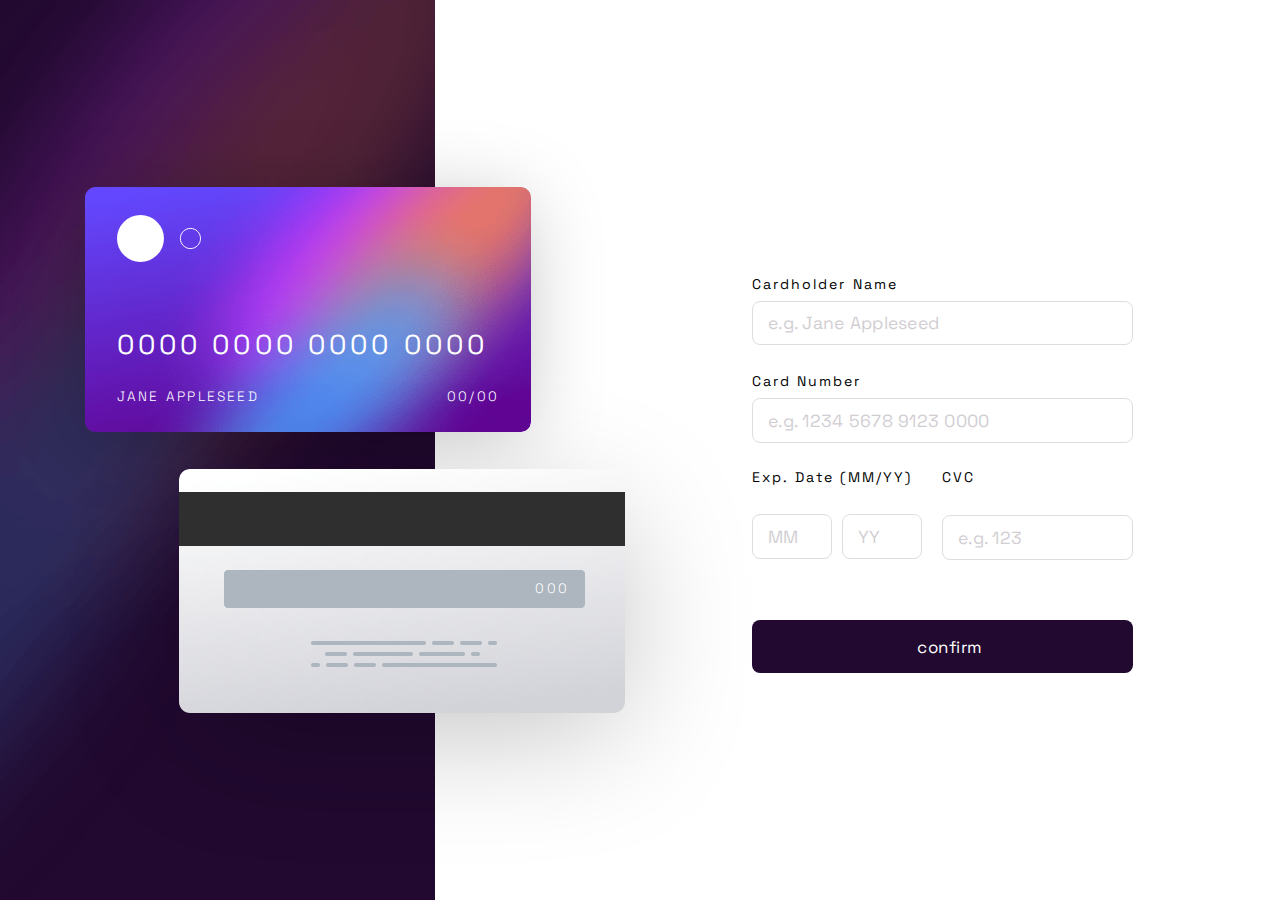
<file: index.html>
<!DOCTYPE html>
<html lang="en">
<head>
    <meta charset="UTF-8">
    <meta http-equiv="X-UA-Compatible" content="IE=edge">
    <meta name="viewport" content="width=device-width, initial-scale=1.0">
    <link rel="preconnect" href="https://fonts.googleapis.com">
<link rel="preconnect" href="https://fonts.gstatic.com" crossorigin>
<link href="https://fonts.googleapis.com/css2?family=Space+Grotesk:wght@500&display=swap" rel="stylesheet">
    <title >Interactive card details form</title>
    <!-- <script src="https://unpkg.com/imask" defer></script> -->
    <script src="dom.js" defer></script>
    <link rel="stylesheet" href="style.css">
</head>
<body>
     <main>
<div class="card_details">
    <aside class="first" id="first">
         <div class="front_card">
            <!-- FRONT CARD -->
           <figure>
            <img src="/images/card-logo.svg" alt="front-cardlogo">
           </figure>
           <section class="front_card_details">
        <h2 class="front_card_number" id="number_details">
            0000 0000 0000 0000
        </h2>

            <h3 class="front_card_name" id="name_details">

                Jane Appleseed</h3>
              <div class="front_expire_details">
                <h3 class="expire_date" id="exp_month">00</h3>
                <span class="front_slash">/</span>
                <h3 class="expire_date" id="exp_year">00</h3>
              </div>
           </section>
         </div>
         <!-- BACK-CARD -->
         <div class="back_card">
            <h2 class="back_card_number" id="CVC_number">000</h2>
         </div>
            
    </aside>
         <!-- FORM PART -->
            <form id="form">
            
  
                   <label for="name">Cardholder Name</label>
                <input type="text" class="form_name_entry" id="form_name" maxlength="25" placeholder="e.g. Jane Appleseed">
         <span class="span_error" id="name_wrong"></span>
                <label for="text">Card Number</label>
                <input type="text" class="form_number_entry" id="form_number" minlength="19" maxlength="19" placeholder="e.g. 1234 5678 9123 0000">
                <span class="span_error" id="number_wrong"></span>
              <div class="form_exp_cvc">
                   <div class="form_expire_part">

                <label for="date">Exp. Date (MM/YY)</label> <br>
                <input type="text" class="form_mon_exp" id="mon_exp" maxlength="2" placeholder="MM"><input type="text" class="form_date_exp" id="date-exp" minlength="2" maxlength="2" placeholder="YY">
                <span class="span_error" id="exp_wrong"></span>
                </div>
                     <div class="form_cvc_part">

                <label for="text">CVC</label> <br>
                <input type="text" id="cvc" maxlength="3" placeholder="e.g. 123">
                <span class="span_error" id="cvc_wrong"></span>
                     </div>
                     </div>

              <input type="button" class="form_btn" value="confirm">

            </form>
         
</div>

     </main>



  
</body>
</html>
</file>
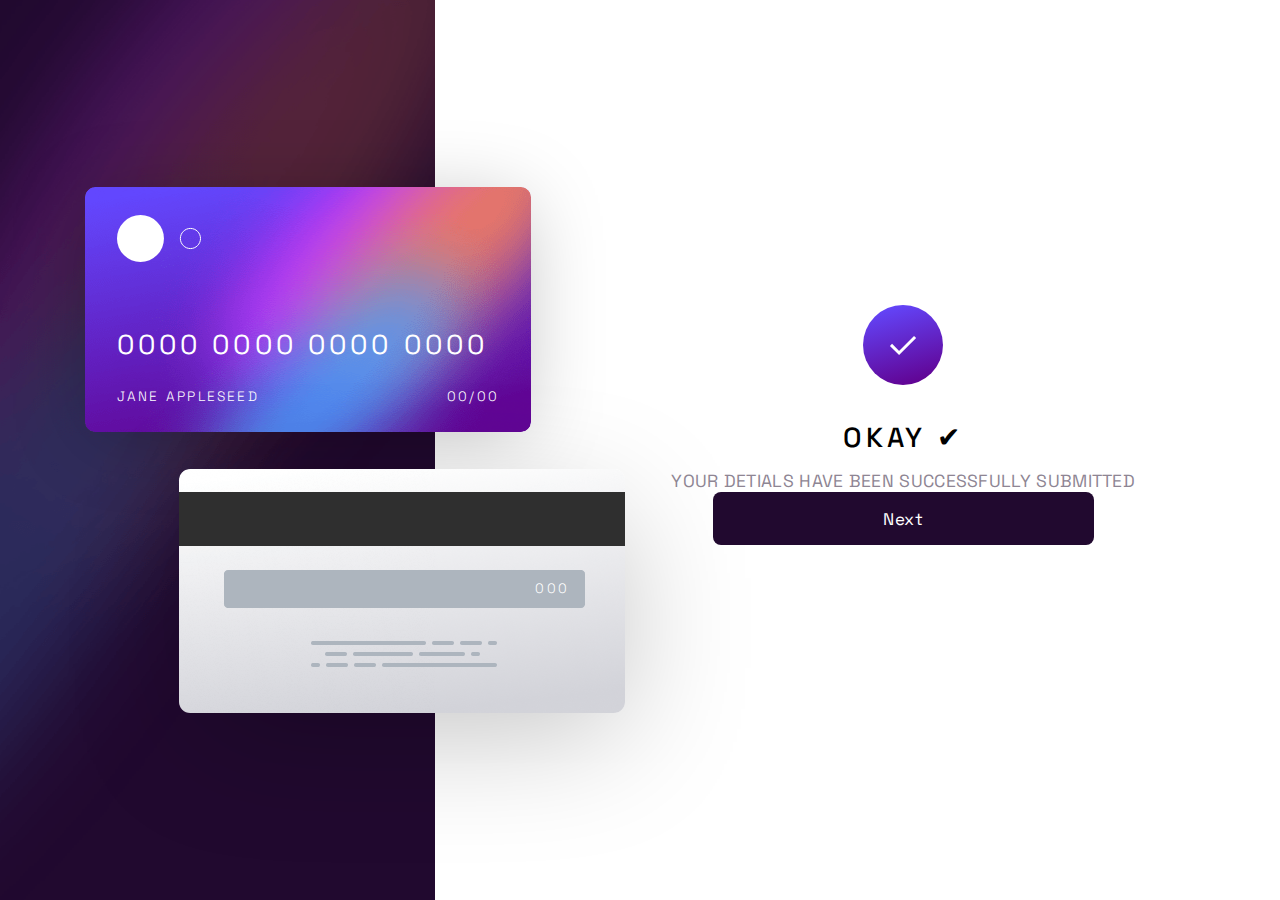
<file: okay.html>
<!DOCTYPE html>
<html lang="en">
<head>
    <meta charset="UTF-8">
    <meta http-equiv="X-UA-Compatible" content="IE=edge">
    <meta name="viewport" content="width=device-width, initial-scale=1.0">
    <link rel="preconnect" href="https://fonts.gstatic.com" crossorigin>
<link href="https://fonts.googleapis.com/css2?family=Space+Grotesk:wght@500&display=swap" rel="stylesheet">
    <title>Interactive card details form</title>
    <link rel="stylesheet" href="style.css">
    <!-- <script src="https://unpkg.com/imask" defer></script> -->
    <script src="dom.js" defer></script>
</head>
<body>
    <main>
        <div class="card_details">
            <aside class="first" id="fisrt">
                 <div class="front_card">
                    <!-- FRONT CARD -->
                   <figure>
                    <img src="/images/card-logo.svg" alt="front-cardlogo">
                   </figure>
                   <section class="front_card_details">
                <h2 class="front_card_number" id="number_details">
                    0000 0000 0000 0000
                </h2>
        
                    <h3 class="front_card_name" id="name_details">
        
                        Jane Appleseed</h3>
                      <div class="front_expire_details">
                        <h3 class="expire_date" id="exp_month">00</h3>
                        <span class="front_slash">/</span>
                        <h3 class="expire_date" id="exp_year">00</h3>
                      </div>
                   </section>
                 </div>
                 <!-- BACK-CARD -->
                 <div class="back_card">
                    <h2 class="back_card_number" id="CVC_number">000</h2>
                 </div>
                    
            </aside>
            <!-- OkAY AREA -->
            <div class="OKAY">
            <figure>
                <svg width="80" height="80" fill="none" xmlns="http://www.w3.org/2000/svg"><circle cx="40" cy="40" r="40" fill="url(#a)"/><path d="M28 39.92 36.08 48l16-16" stroke="#fff" stroke-width="3"/><defs><linearGradient id="a" x1="-23.014" y1="11.507" x2="0" y2="91.507" gradientUnits="userSpaceOnUse"><stop stop-color="#6348FE"/><stop offset="1" stop-color="#610595"/></linearGradient></defs></svg>
            </figure>
            <section class="okay_text">
                <h1 class="okay_head">OKAY ✔</h1>
                <p class="okay_parag">YOUR DETIALS HAVE BEEN SUCCESSFULLY SUBMITTED</p>
                     <button class="okay_btn" id="next_btn">Next</button>
            </section>

            </div>
        </div>


</body>
</html>
</file>
<file: style.css>
*{
    margin: 0;
    padding: 0;
    box-sizing: border-box;
}


:root{
    --white: #fff;
    --ligth-grayish-violet: hsl(270, 3%, 87%);
    --dark-grayish-violet: hsl(279, 6%, 55%);
    --very-dark-violet: hsl(278, 68%, 11%);
    --linear-gradient-active-input-border: hsl(249, 99%, 64%) to hsh(278. 93%, 30%);
    --red-input-errors: hsl(0, 100%. 66%);
}
body{
    width: 100%;
    height: 100%;

}
body{
    display: flex;
    justify-content: center;
    font-family: 'Space Grotesk', sans-serif;
}
main{
    width: 100%;
    height: 100vh;
    display: flex;
    justify-content: center;
    align-items: center;
    background-image: url(/images/bg-main-desktop.png);
    background-repeat: no-repeat;
    background-size: 34% 100%;
}
.card_details{
    width: 100%;
    max-width: 1330px;
    height: fit-content;
    display: flex;
}
.first{
    width: 50%;
    height: 100%;
    display: flex;
    flex-direction: column;
    justify-content: center;
    align-items: flex-end;
    color: var(--white);
    

}
/* FRONT CARD STYLES */
.front_card{
    width: 27.9rem;
    height: 15.31rem;
    margin-bottom: 2.313rem;
    margin-right: 6.813rem;
    padding: 1.75rem 2rem;
    border-radius: 10px;
    background-image: url(/images/bg-card-front.png);
    background-size: 100%;
    box-shadow: 0  .5rem 5rem -.5rem rgba(0, 0, 0, 0.25);
    transition: all .25s ease-in-out;
    
}
.front_card_details{
    margin-top: 3.8rem;
    display: flex;
    flex-wrap: wrap;
    justify-content: space-between;
}
.front_expire_details{
    margin-left: auto;
    display: flex;
    align-items: center;
}
.front_slash{
    font-size: .85rem;
    font-weight: 300;
    margin-right: .15rem;
}
.front_card_number{
    width: 100%;
    margin-bottom: 1.6rem;
    font-size: 1.7rem;
    font-weight: 400;
    letter-spacing: 0.258rem;
}
.front_card_name,
.expire_date {
    font-size: .85rem;
    font-weight: 300;
    letter-spacing: 0.14rem;
    text-transform: uppercase;

}
.expire_date{
    margin-left: auto;
}
/* BACK CARD STYLES */
.back_card{
    width: 27.9rem;
    height: 15.31rem;
    margin-right: 0.938rem;
    display: flex;
    align-items: center;
    justify-content: flex-end;
    border-radius: 0.7rem;
    background-image: url(/images/bg-card-back.png);
    box-shadow: .5rem 2rem 8rem -1rem rgba(0, 0, 0, 0.25);
    transition: all .25s ease-in-out;
}
.back_card_number{
    margin-right: 3.5rem;
    margin-bottom: .29rem;
    font-size: .85rem;
    font-weight: 300;
    letter-spacing: .14rem;

}
/* FORM STYLES */
form{
    width: 50%;
    padding-top: 5.5rem;
    padding-left: 7rem;
    display: flex;
    flex-direction: column;
    transition: all .25s ease-in-out;
}
label{
    margin-bottom: .5rem;
    font-size: .88rem;
    letter-spacing: .128rem ;
    font-weight: 400;
    

}
input::placeholder {
    font-family: 'Space Grotesk', sans-serif;
    font-size: 1.1rem;
    letter-spacing: .016rem;
    color: var(--dark-grayish-violet);
    opacity: .4;
}
input:focus {
    outline: 1px solid var(--very-dark-violet);
}
input {
    margin-bottom: 1.65rem;
    padding: .1rem 0 .05rem .95rem;
    font-family: 'Space Grotesk', sans-serif;
    font-size: 1.1rem;
    letter-spacing: .015rem;
    border: 1px solid var(--ligth-grayish-violet);
    border-radius: 8px;
}
.input_error{
    outline: 1px solid var(--red-input-errors);
}

.span_error {
    position: relative;
    bottom: 1.15rem;
    font-size: .76rem;
    letter-spacing: -.002rem;
    color: var(--red-input-errors);
}
.form_name_entry,
.form_number_entry{
    width: 23.8rem;
    height: 2.8rem;
}
.form_exp_cvc{
    width: 100%;
    margin-top: -1px;
    margin-bottom: .9rem;
    display: flex;
}
.form_expire_part{
    width: 170px;
    margin-right: 20px;
    display: flex;
    flex-wrap: wrap;
    justify-content: space-between;
}
.form_expire_part input{
    width: 80px;
    height: 45px;
}
.form_expire_part span{
    order: 2;
}
.form_mon_exp{
    margin-right: .6rem;
}
.form_cvc_part{
    display: flex;
    flex-direction: column;
    margin-bottom: 1.19rem;
}
.form_cvc_part input{
    width: 191px;
    height: 45px;
}

.form_btn,
 .okay_btn {
    width: 381px;
    height: 53px;
    font-family: 'Space Grotesk', sans-serif;
    font-size: 1.06rem;
    letter-spacing: .032rem;
    border-radius: 8px;
    border: none;
    color: var(--white);
    background-color: var(--very-dark-violet);
    cursor: pointer;
    transition: all .2s ease-in-out;
}
.form_btn, .okay_btn: hover {
     opacity: .5;
}
/* OKAY PART */
.OKAY{
    width: 50%;
    padding: 7.4rem 7.1rem 0 0;
    display: flex;
    flex-direction: column;
    align-items: center;
    text-align: center;
    transition: all .25s ease-in-out;
}
.okay_text{
    margin: 1.9rem 0 2.9rem 0;
}
.okay_head{
    margin-bottom: .93rem;
    font-size: 1.72rem;
    font-weight: 500;
    letter-spacing: .231rem;
}
.okay_parag{
    font-size: 1.1rem;
    letter-spacing: .019rem;
    color: var(--dark-grayish-violet);
}

/* MEDIA QUERIES */

@media screen and (max-width: 1180px) {

    .first {
        width: 65%;
    }

    .front_card {
        margin-right: 4.5rem;
    }

    form {
        padding-left: 1.2rem;
    }

    .OKAY {
        padding-right: 2rem;
    }

}

@media screen and (max-width: 980px) {

    body {
        min-height: 980px;
    }

    main {
        height: 100%;
        background-size: 100% 33.55%;
    }

    .card_details {
        height: 90%;
        flex-wrap: wrap;
        justify-content: center;
    }

    .first {
        width: 535px;
        height: fit-content;
        align-items: center;
        flex-direction: column-reverse;
    }

    .front_card {
        margin: 0;
        align-self: flex-start;
        position: relative;
        top: -6.6rem;
    }

    .back_card {
        margin: 0;
        align-self: flex-end;
    }

    form {
        width: 100%;
        max-width: 381px;
        margin: -5rem 4rem 0 4rem;
        padding: 0;
        align-items: center;
    }

    .form label {
        align-self: flex-start;
    }

    .form_exp_cvc {
        justify-content: center;
    }

    .span_error {
        align-self: flex-start;
    }

    .OKAY {
        width: 90%;
        margin-top: -6rem;
        padding: 0;
    }

    .okay_btn {
        width: 100%;
        max-width: 381px;
    }

}

@media screen and (max-width: 580px) {

    main {
        align-items: flex-start;
        background-image: url(images/bg-main-mobile.png);
        background-size: 100% 240px;
        overflow: hidden;
    }

    .card_details {
        width: fit-content;
    }

    .first {
        width: fit-content;
        margin-top: -.71rem;
        overflow: hidden;
    }

    .front_card {
        align-self: flex-end;
        transform: scale(.64);
        top: -9.72rem;
        left: -1.7rem;
    }

    .back_card {
        align-self: flex-start;
        transform: scale(.64);
        position: relative;
        right: -1.7rem;
    }

    form {
        max-width: 330px;
        margin: -22.35rem 0 0 0;
    }

    input {
        margin-bottom: 1.27rem;
    }

    .form_name_entry,
    .form_number_entry {
        width: 100%;
        height: 45px;
    }

    .form_expire_part {
        width: 60%;
        margin-right: .45rem;
    }
    .form_mon_exp {
        margin-right: .35rem;
    }

    .form_expire_part input {
        width: 47%;
    }

    .form_cvc_part {
        width: 40%;
    }

    .form_cvc_part input {
        width: 100%;
    }

    .form_exp_cvc {
        margin-bottom: .49rem;
    }

    .form_btn {
        width: 100%;
    }

    .OKAY {
        max-width: 330px;
        margin-top: -20rem;
    }

    .okay_btn {
        width: 100%;
    }


}
</file>
